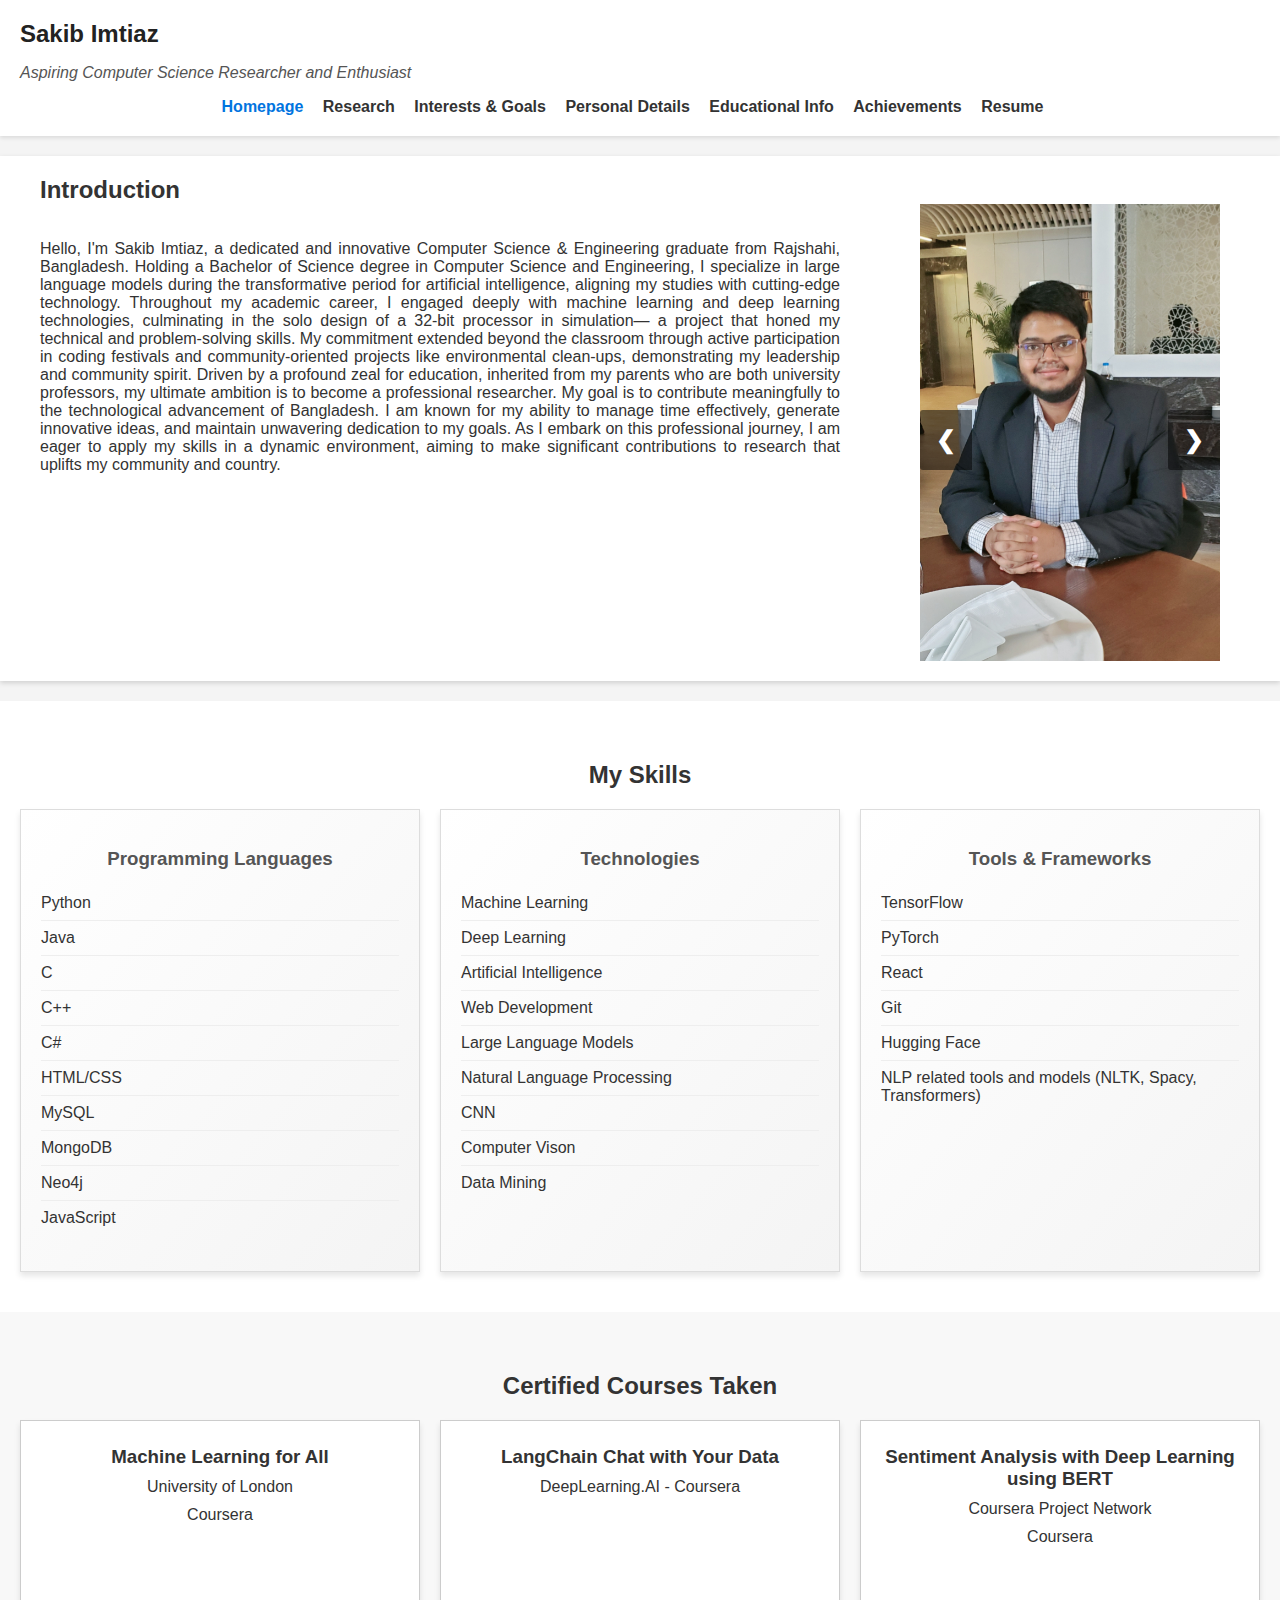
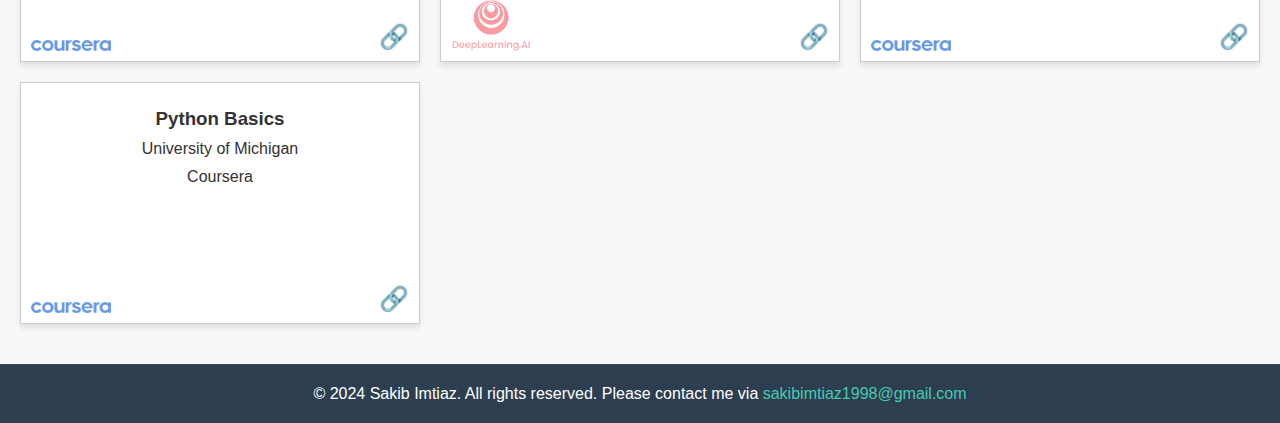
<file: index.html>
<!DOCTYPE html>
<html lang="en">
<head>
    <meta charset="UTF-8">
    <meta name="viewport" content="width=device-width, initial-scale=1.0">
    <title>Homepage - Sakib Imtiaz</title>
    <link rel="stylesheet" href="styles.css">
</head>
<body>
    <header>
        <h1>Sakib Imtiaz</h1>
        <p>Aspiring Computer Science Researcher and Enthusiast</p>
        <!-- <img src="Profile pic.jpg" alt="Your Photo" id="profile-pic"> -->
        <nav>
            <ul>
                <li><a href="index.html" class="active">Homepage</a></li>
                <li><a href="research.html">Research</a></li>
                <li><a href="interests.html">Interests & Goals</a></li>
                <li><a href="personal.html">Personal Details</a></li>
                <li><a href="education.html">Educational Info</a></li>
                <li><a href="achievements.html">Achievements</a></li>
                <li><a href="resume.html">Resume</a></li>
            </ul>
        </nav>
    </header>
    <section id="Introduction">
        <h2>Introduction</h2>
        <div class="intro-container">
            <div id="Intro-text">
                <p>
                    Hello, I'm Sakib Imtiaz, a dedicated and innovative Computer Science & Engineering graduate from Rajshahi, Bangladesh. Holding a Bachelor of Science degree in Computer Science and Engineering, I specialize in large language models during the transformative period for artificial intelligence, aligning my studies with cutting-edge technology.
                    Throughout my academic career, I engaged deeply with machine learning and deep learning technologies, culminating in the solo design of a 32-bit processor in simulation— a project that honed my technical and problem-solving skills. My commitment extended beyond the classroom through active participation in coding festivals and community-oriented projects like environmental clean-ups, demonstrating my leadership and community spirit.
                    Driven by a profound zeal for education, inherited from my parents who are both university professors, my ultimate ambition is to become a professional researcher. My goal is to contribute meaningfully to the technological advancement of Bangladesh. I am known for my ability to manage time effectively, generate innovative ideas, and maintain unwavering dedication to my goals.
                    As I embark on this professional journey, I am eager to apply my skills in a dynamic environment, aiming to make significant contributions to research that uplifts my community and country.
                </p>
            </div>
            <div class="slider-container">
                <a class="prev">&#10094;</a> <!-- Left arrow -->
                <div class="image-slider">
                    <img src="Pictures/Profile pic1.jpg" alt="Sakib Imtiaz" class="active" style="width:100%">
                    <img src="Pictures/Profile pic2.jpg" alt="Sakib Imtiaz" style="width:100%">
                    <img src="Pictures/Profile pic3.jpg" alt="Sakib Imtiaz" style="width:100%">
                </div>
                <a class="next">&#10095;</a> <!-- Right arrow -->
            </div>
        </div>
    </section>

    <section id="Skills">
        <h2>My Skills</h2>
        <div class="skills-container">
            <div class="skill skill-box">
                <h3>Programming Languages</h3>
                <ul>
                    <li>Python</li>
                    <li>Java</li>
                    <li>C</li>
                    <li>C++</li>
                    <li>C#</li>
                    <li>HTML/CSS</li>
                    <li>MySQL</li>
                    <li>MongoDB</li>
                    <li>Neo4j</li>
                    <li>JavaScript</li>
                </ul>
            </div>
            <div class="skill skill-box">
                <h3>Technologies</h3>
                <ul>
                    <li>Machine Learning</li>
                    <li>Deep Learning</li>
                    <li>Artificial Intelligence</li>
                    <li>Web Development</li>
                    <li>Large Language Models</li>
                    <li>Natural Language Processing</li>
                    <li>CNN</li>
                    <li>Computer Vison</li>
                    <li>Data Mining</li>
                </ul>
            </div>
            <div class="skill skill-box">
                <h3>Tools & Frameworks</h3>
                <ul>
                    <li>TensorFlow</li>
                    <li>PyTorch</li>
                    <li>React</li>
                    <li>Git</li>
                    <li>Hugging Face</li>
                    <li>NLP related tools and models (NLTK, Spacy, Transformers)</li>
                </ul>
            </div>
        </div>
    </section>

    <section id="Certifications">
        <h2>Certified Courses Taken</h2>
        <div class="certifications-container">
            <a href="Pictures/Coursera Machine Learning for All.jpg" target="_blank" class="certificate-link">
                <div class="certificate">
                    <h3>Machine Learning for All</h3>
                    <p>University of London</p>
                    <p>Coursera</p>
                    <img src="Pictures/Coursera_logo.png" alt="Coursera Logo" class="company-logo">
                    <span class="icon">&#128279;</span>
                </div>
            </a>
            <a href="Pictures/Langchain.png" target="_blank" class="certificate-link">
                <div class="certificate">
                    <h3>LangChain Chat with Your Data</h3>
                    <p>DeepLearning.AI - Coursera</p>
                    <img src="Pictures/dlai.png" alt="Deep Learning Logo" class="company-logo">
                    <span class="icon">&#128279;</span>
                </div>
            </a>
            <a href="Pictures/Coursera bert.jpg" target="_blank" class="certificate-link">
                <div class="certificate">
                    <h3>Sentiment Analysis with Deep Learning using BERT</h3>
                    <p>Coursera Project Network</p>
                    <p>Coursera</p>
                    <img src="Pictures/Coursera_logo.png" alt="Coursera Logo" class="company-logo">
                    <span class="icon">&#128279;</span>
                </div>
            </a>
            <a href="Pictures/Coursera python basics.jpg" target="_blank" class="certificate-link">
                <div class="certificate">
                    <h3>Python Basics</h3>
                    <p>University of Michigan</p>
                    <p>Coursera</p>
                    <img src="Pictures/Coursera_logo.png" alt="Coursera Logo" class="company-logo">
                    <span class="icon">&#128279;</span>
                </div>
            </a>
            <!-- Add more certificates as needed -->
            <!-- <a href="path/to/your/certificate-image-1.jpg" target="_blank" class="certificate-link">
                <div class="certificate">
                    <h3>Advanced Machine Learning</h3>
                    <p>DeepLearning.AI - Coursera</p>
                    <img src="Coursera_logo.png" alt="Coursera Logo" class="company-logo">
                    <span class="icon">&#128279;</span>
                </div>
            </a>
            <a href="path/to/your/certificate-image-2.jpg" target="_blank" class="certificate-link">
                <div class="certificate">
                    <h3>React - The Complete Guide</h3>
                    <p>Udemy</p>
                    <img src="Coursera_logo.png" alt="Coursera Logo" class="company-logo">
                    <span class="icon">&#128279;</span>
                </div>
            </a>
            <a href="path/to/your/certificate-image-3.jpg" target="_blank" class="certificate-link">
                <div class="certificate">
                    <h3>Python for Data Science</h3>
                    <p>EDX</p>
                    <img src="Coursera_logo.png" alt="Coursera Logo" class="company-logo">
                    <span class="icon">&#128279;</span>
                </div>
            </a> -->
        </div>
    </section>
    
    <footer>
        <p>&copy; 2024 Sakib Imtiaz. All rights reserved. Please contact me via <a href="mailto:sakibimtiaz1998@gmail.com">sakibimtiaz1998@gmail.com</a></p>
    </footer>
    
    <script src="slider.js"></script>
</body>
</html>
</file>
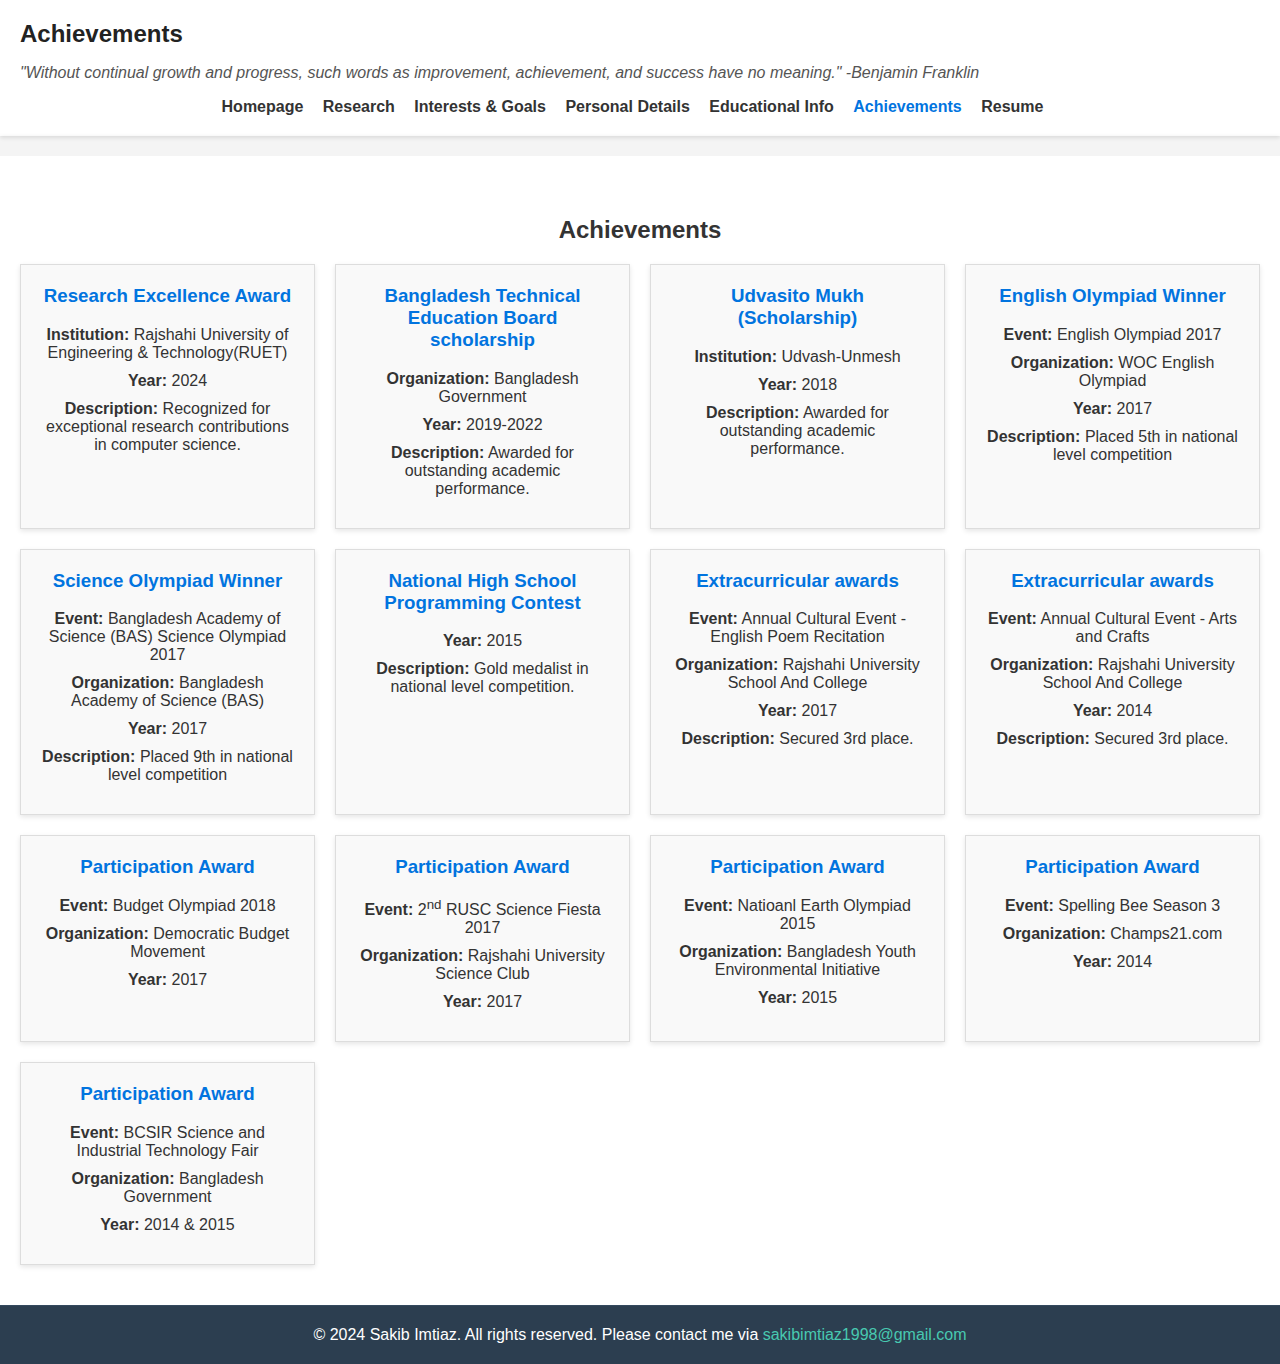
<file: achievements.html>
<!DOCTYPE html>
<html lang="en">
<head>
    <meta charset="UTF-8">
    <meta name="viewport" content="width=device-width, initial-scale=1.0">
    <title>Achievements - Sakib Imtiaz</title>
    <link rel="stylesheet" href="styles.css">
</head>
<body>
    <header>
        <h1>Achievements</h1>
        <p>"Without continual growth and progress, such words as improvement, achievement, and success have no meaning." -Benjamin Franklin</p>
        <nav>
            <ul>
                <li><a href="index.html">Homepage</a></li>
                <li><a href="research.html">Research</a></li>
                <li><a href="interests.html">Interests & Goals</a></li>
                <li><a href="personal.html">Personal Details</a></li>
                <li><a href="education.html">Educational Info</a></li>
                <li><a href="achievements.html" class="active">Achievements</a></li>
                <li><a href="resume.html">Resume</a></li>
            </ul>
        </nav>
    </header>
    <main class="main-content">
        <section id="Achievements">
            <h2>Achievements</h2>
            <div class="achievements-container">
                <div class="achievement-card">
                    <h3>Research Excellence Award</h3>
                    <p><strong>Institution:</strong> Rajshahi University of Engineering & Technology(RUET)</p>
                    <p><strong>Year:</strong> 2024</p>
                    <p><strong>Description:</strong> Recognized for exceptional research contributions in computer science.</p>
                </div>
                <div class="achievement-card">
                    <h3>Bangladesh Technical Education Board scholarship</h3>
                    <p><strong>Organization:</strong> Bangladesh Government</p>
                    <p><strong>Year:</strong> 2019-2022</p>
                    <p><strong>Description:</strong> Awarded for outstanding academic performance.</p>
                </div>
                <div class="achievement-card">
                    <h3>Udvasito Mukh (Scholarship)</h3>
                    <p><strong>Institution:</strong> Udvash-Unmesh</p>
                    <p><strong>Year:</strong> 2018</p>
                    <p><strong>Description:</strong> Awarded for outstanding academic performance.</p>
                </div>
                <div class="achievement-card">
                    <h3>English Olympiad Winner</h3>
                    <p><strong>Event:</strong> English Olympiad 2017 </p>
                    <p><strong>Organization:</strong> WOC English Olympiad</p>
                    <p><strong>Year:</strong> 2017</p>
                    <p><strong>Description:</strong> Placed 5th in national level competition</p>
                </div>
                <div class="achievement-card">
                    <h3>Science Olympiad Winner</h3>
                    <p><strong>Event:</strong> Bangladesh Academy of Science (BAS) Science Olympiad 2017 </p>
                    <p><strong>Organization:</strong> Bangladesh Academy of Science (BAS)</p>
                    <p><strong>Year:</strong> 2017</p>
                    <p><strong>Description:</strong> Placed 9th in national level competition</p>
                </div>
                <div class="achievement-card">
                    <h3>National High School Programming Contest</h3>
                    <p><strong>Year:</strong> 2015</p>
                    <p><strong>Description:</strong> Gold medalist in national level competition.</p>
                </div>
                <div class="achievement-card">
                    <h3>Extracurricular awards</h3>
                    <p><strong>Event:</strong> Annual Cultural Event - English Poem Recitation</p>
                    <p><strong>Organization:</strong> Rajshahi University School And College</p>
                    <p><strong>Year:</strong> 2017</p>
                    <p><strong>Description:</strong> Secured 3rd place.</p>
                </div>
                <div class="achievement-card">
                    <h3>Extracurricular awards</h3>
                    <p><strong>Event:</strong> Annual Cultural Event - Arts and Crafts</p>
                    <p><strong>Organization:</strong> Rajshahi University School And College</p>
                    <p><strong>Year:</strong> 2014</p>
                    <p><strong>Description:</strong> Secured 3rd place.</p>
                </div>
                <div class="achievement-card">
                    <h3>Participation Award</h3>
                    <p><strong>Event:</strong> Budget Olympiad 2018 </p>
                    <p><strong>Organization:</strong> Democratic Budget Movement</p>
                    <p><strong>Year:</strong> 2017</p>
                </div>
                <div class="achievement-card">
                    <h3>Participation Award</h3>
                    <p><strong>Event:</strong> 2<sup>nd</sup> RUSC Science Fiesta 2017 </p>
                    <p><strong>Organization:</strong> Rajshahi University Science Club</p>
                    <p><strong>Year:</strong> 2017</p>
                </div>
                <div class="achievement-card">
                    <h3>Participation Award</h3>
                    <p><strong>Event:</strong> Natioanl Earth Olympiad 2015 </p>
                    <p><strong>Organization:</strong> Bangladesh Youth Environmental Initiative</p>
                    <p><strong>Year:</strong> 2015</p>
                </div>
                <div class="achievement-card">
                    <h3>Participation Award</h3>
                    <p><strong>Event:</strong> Spelling Bee Season 3 </p>
                    <p><strong>Organization:</strong> Champs21.com</p>
                    <p><strong>Year:</strong> 2014</p>
                </div>
                <div class="achievement-card">
                    <h3>Participation Award</h3>
                    <p><strong>Event:</strong> BCSIR Science and Industrial Technology Fair </p>
                    <p><strong>Organization:</strong> Bangladesh Government</p>
                    <p><strong>Year:</strong> 2014 & 2015</p>
                </div>
            </div>
        </section>
    </main>
    <footer>
        <p>&copy; 2024 Sakib Imtiaz. All rights reserved. Please contact me via <a href="mailto:sakibimtiaz1998@gmail.com">sakibimtiaz1998@gmail.com</a></p>
    </footer>
</body>
</html>
</file>
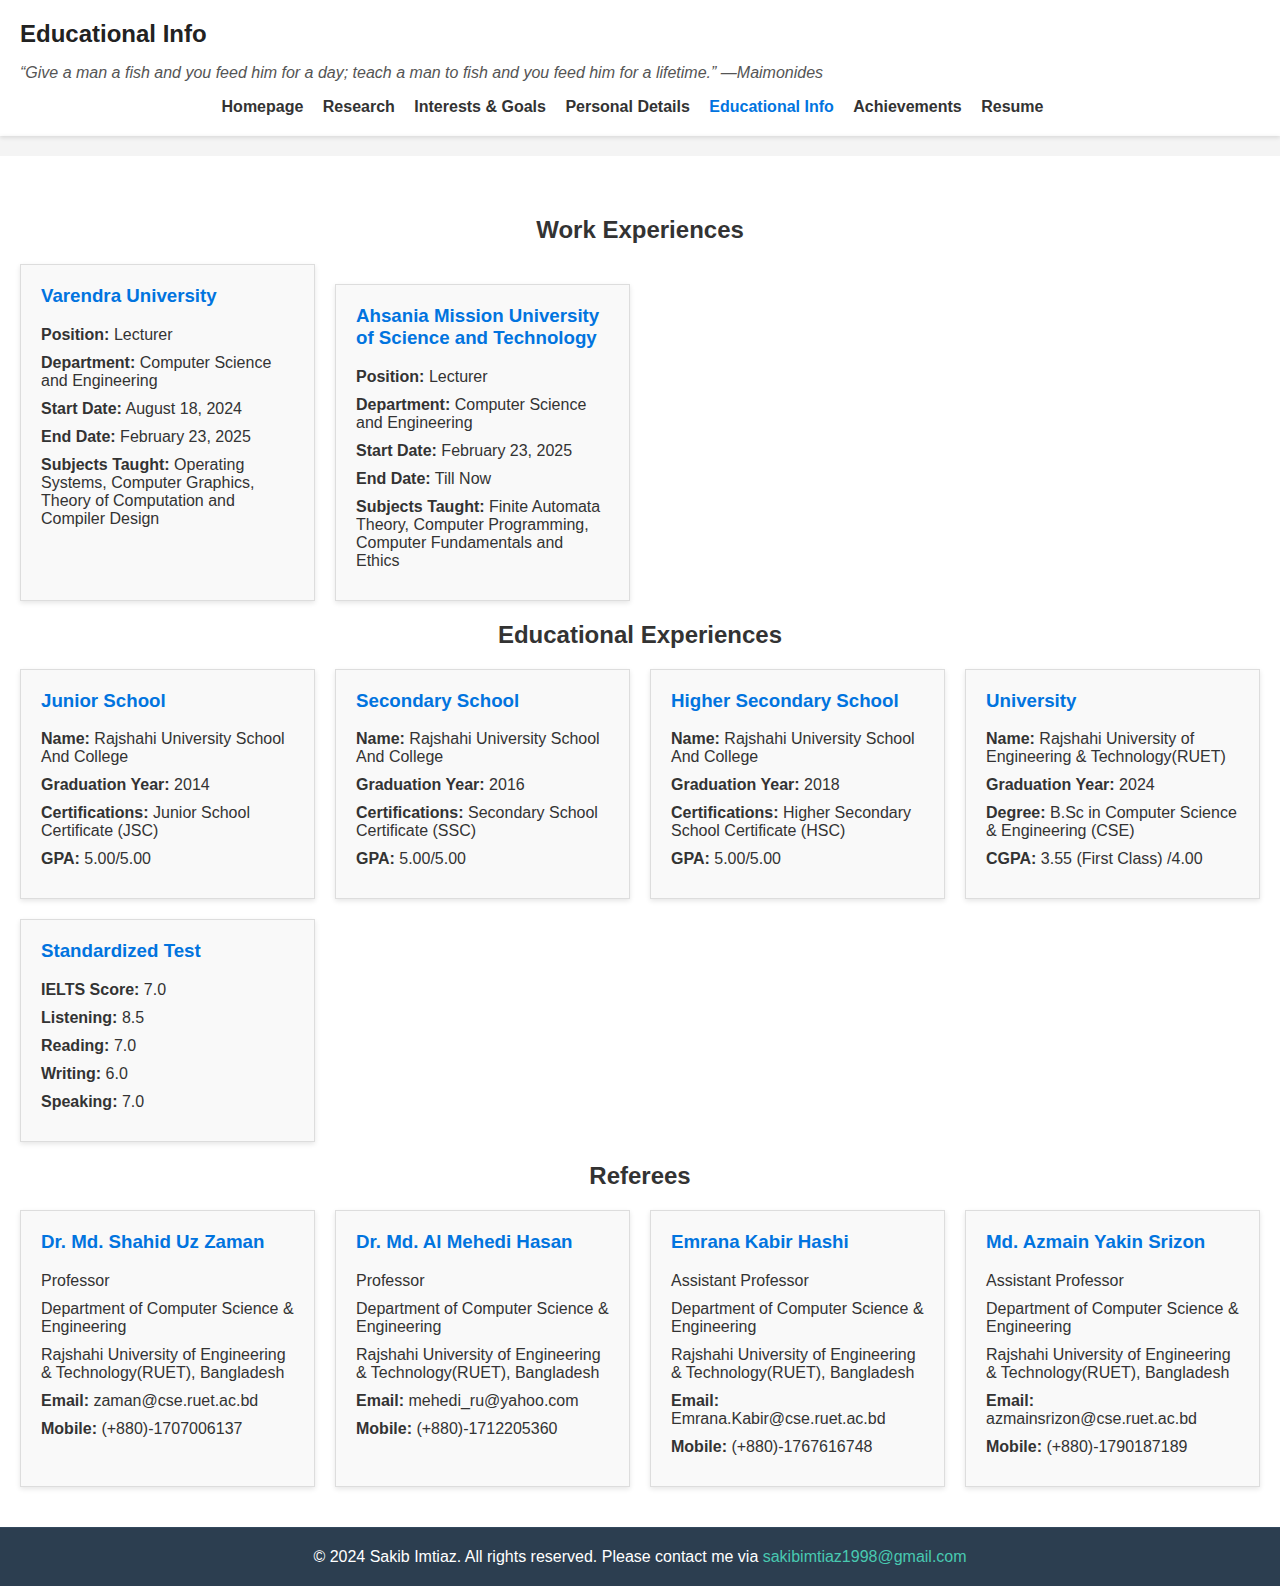
<file: education.html>
<!DOCTYPE html>
<html lang="en">
<head>
    <meta charset="UTF-8">
    <meta name="viewport" content="width=device-width, initial-scale=1.0">
    <title>Educational Info - Sakib Imtiaz</title>
    <link rel="stylesheet" href="styles.css">
</head>
<body>
    <header>
        <h1>Educational Info</h1>
        <p>“Give a man a fish and you feed him for a day; teach a man to fish and you feed him for a lifetime.” —Maimonides</p>
        <nav>
            <ul>
                <li><a href="index.html">Homepage</a></li>
                <li><a href="research.html">Research</a></li>
                <li><a href="interests.html">Interests & Goals</a></li>
                <li><a href="personal.html">Personal Details</a></li>
                <li><a href="education.html" class="active">Educational Info</a></li>
                <li><a href="achievements.html">Achievements</a></li>
                <li><a href="resume.html">Resume</a></li>
            </ul>
        </nav>
    </header>
    <main class="main-content">
        <section id="Education">
            <h2>Work Experiences</h2>
            <div class="education-container">
                <div class="education-card">
                    <h3>Varendra University</h3>
                    <p><strong>Position:</strong> Lecturer</p>
                    <p><strong>Department:</strong> Computer Science and Engineering</p>
                    <p><strong>Start Date:</strong> August 18, 2024</p>
                    <p><strong>End Date:</strong> February 23, 2025</p>
                    <p><strong>Subjects Taught:</strong> Operating Systems, Computer Graphics, Theory of Computation and Compiler Design</p>
                    
                </div>
                <div class="education-container">
                    <div class="education-card">
                        <h3>Ahsania Mission University of Science and Technology</h3>
                        <p><strong>Position:</strong> Lecturer</p>
                        <p><strong>Department:</strong> Computer Science and Engineering</p>
                        <p><strong>Start Date:</strong> February 23, 2025</p>
                        <p><strong>End Date:</strong> Till Now</p>
                        <p><strong>Subjects Taught:</strong> Finite Automata Theory, Computer Programming, Computer Fundamentals and Ethics</p>
                        
                    </div>
                </div>    
               
            </div>
            <h2>Educational Experiences</h2>
            <div class="education-container">
                <div class="education-card">
                    <h3>Junior School</h3>
                    <p><strong>Name:</strong> Rajshahi University School And College</p>
                    <p><strong>Graduation Year:</strong> 2014</p>
                    <p><strong>Certifications:</strong> Junior School Certificate (JSC)</p>
                    <p><strong>GPA:</strong> 5.00/5.00</p>
                </div>
                <div class="education-card">
                    <h3>Secondary School</h3>
                    <p><strong>Name:</strong> Rajshahi University School And College</p>
                    <p><strong>Graduation Year:</strong> 2016</p>
                    <p><strong>Certifications:</strong> Secondary School Certificate (SSC)</p>
                    <p><strong>GPA:</strong> 5.00/5.00</p>
                </div>
                <div class="education-card">
                    <h3>Higher Secondary School</h3>
                    <p><strong>Name:</strong> Rajshahi University School And College</p>
                    <p><strong>Graduation Year:</strong> 2018</p>
                    <p><strong>Certifications:</strong> Higher Secondary School Certificate (HSC)</p>
                    <p><strong>GPA:</strong> 5.00/5.00</p>
                </div>
                <div class="education-card">
                    <h3>University</h3>
                    <p><strong>Name:</strong> Rajshahi University of Engineering & Technology(RUET)</p>
                    <p><strong>Graduation Year:</strong> 2024</p>
                    <p><strong>Degree:</strong> B.Sc in Computer Science & Engineering (CSE)</p>
                    <p><strong>CGPA:</strong> 3.55 (First Class) /4.00</p>
                </div>
                <div class="education-card">
                    <h3>Standardized Test</h3>
                    <p><strong>IELTS Score:</strong> 7.0 </p>
                    <p><strong>Listening:</strong> 8.5 </p>
                    <p><strong>Reading:</strong> 7.0 </p>
                    <p><strong>Writing:</strong> 6.0 </p>
                    <p><strong>Speaking:</strong> 7.0 </p>
                </div>
            </div>

            <h2>Referees</h2>
            <div class="education-container">
                <div class="education-card">
                    <h3>Dr. Md. Shahid Uz Zaman</h3>
                    <p>Professor</p>
                    <p>Department of Computer Science & Engineering</p>
                    <p>Rajshahi University of Engineering & Technology(RUET), Bangladesh</p>
                    <p><strong>Email:</strong> zaman@cse.ruet.ac.bd</p>
                    <p><strong>Mobile:</strong> (+880)-1707006137</p>
                </div>
                <div class="education-card">
                    <h3>Dr. Md. Al Mehedi Hasan</h3>
                    <p>Professor</p>
                    <p>Department of Computer Science & Engineering</p>
                    <p>Rajshahi University of Engineering & Technology(RUET), Bangladesh</p>
                    <p><strong>Email:</strong> mehedi_ru@yahoo.com</p>
                    <p><strong>Mobile:</strong> (+880)-1712205360</p>
                </div>
                <div class="education-card">
                    <h3>Emrana Kabir Hashi</h3>
                    <p>Assistant Professor</p>
                    <p>Department of Computer Science & Engineering</p>
                    <p>Rajshahi University of Engineering & Technology(RUET), Bangladesh</p>
                    <p><strong>Email:</strong> Emrana.Kabir@cse.ruet.ac.bd</p>
                    <p><strong>Mobile:</strong> (+880)-1767616748</p>
                </div>
                <div class="education-card">
                    <h3>Md. Azmain Yakin Srizon</h3>
                    <p>Assistant Professor</p>
                    <p>Department of Computer Science & Engineering</p>
                    <p>Rajshahi University of Engineering & Technology(RUET), Bangladesh</p>
                    <p><strong>Email:</strong> azmainsrizon@cse.ruet.ac.bd</p>
                    <p><strong>Mobile:</strong> (+880)-1790187189</p>
                </div>
        </section>
    </main>
    <footer>
        <p>&copy; 2024 Sakib Imtiaz. All rights reserved. Please contact me via <a href="mailto:sakibimtiaz1998@gmail.com">sakibimtiaz1998@gmail.com</a></p>
    </footer>
</body>
</html>
</file>
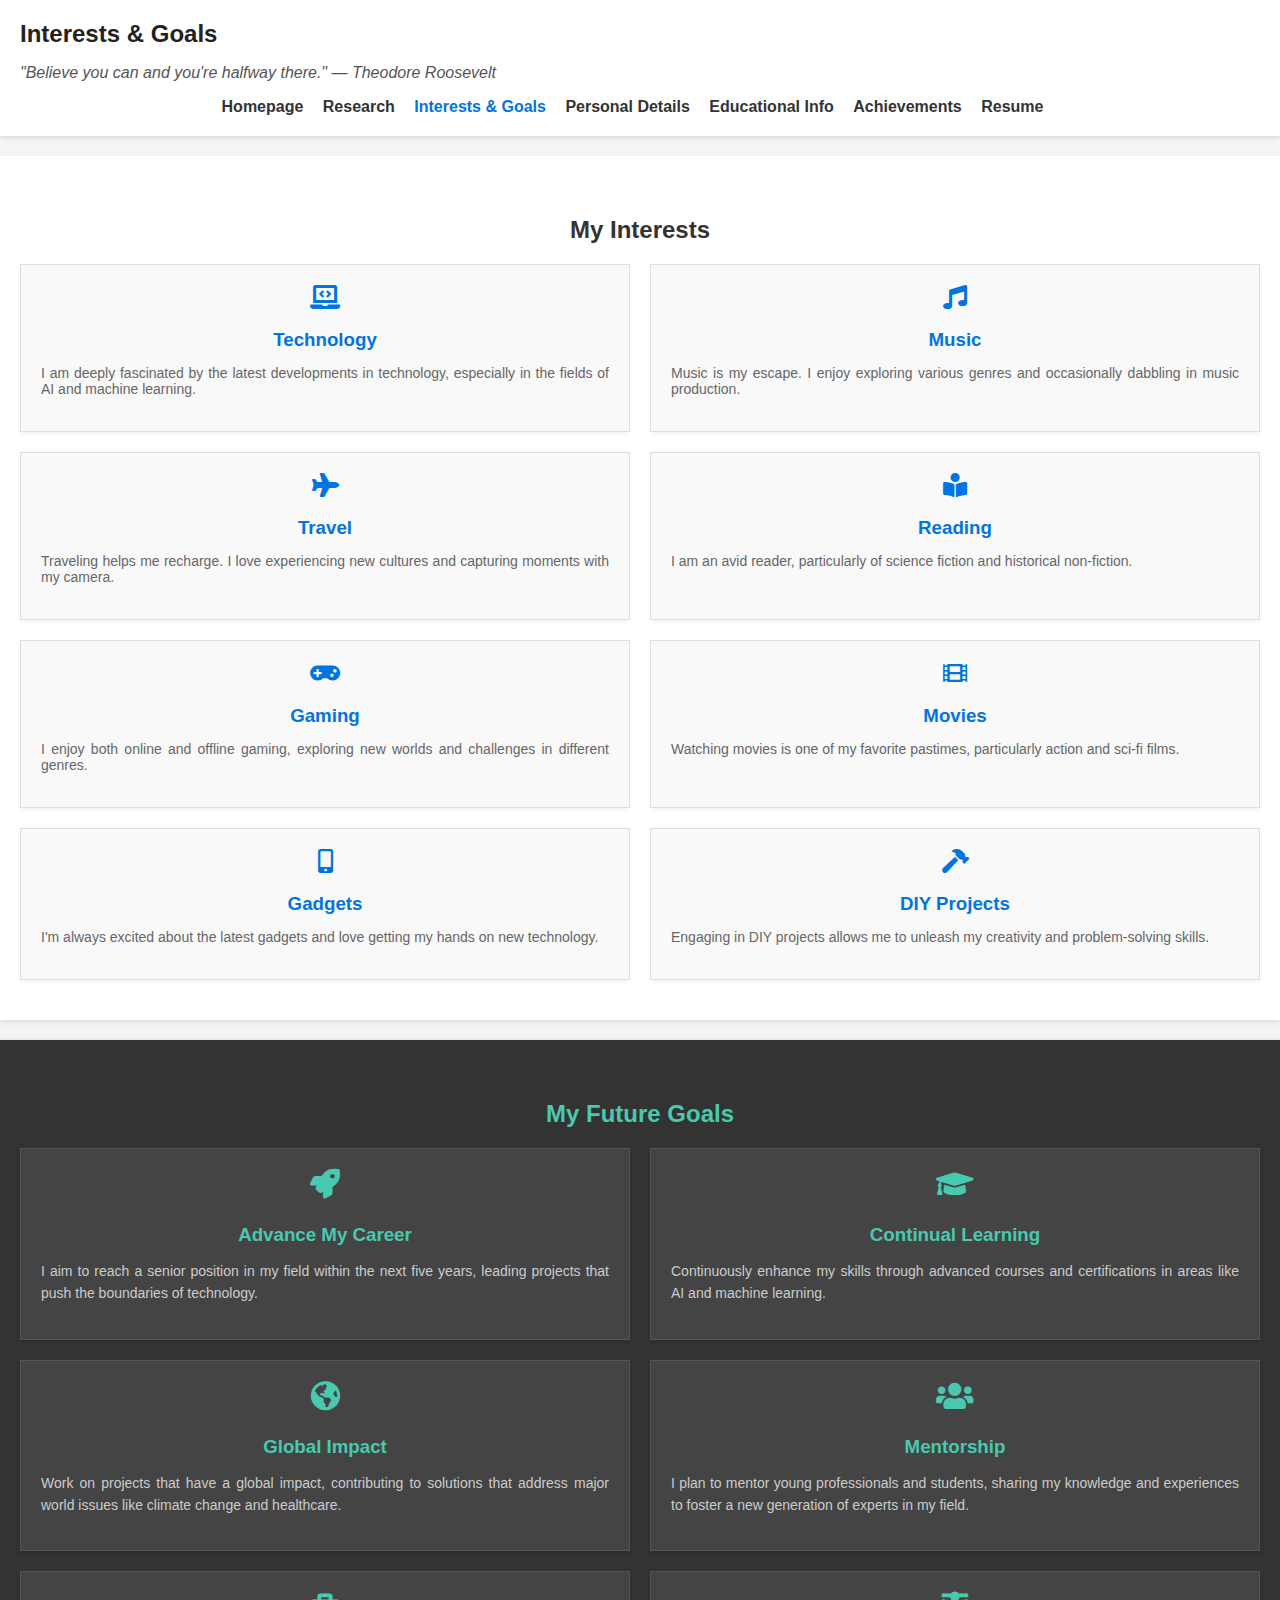
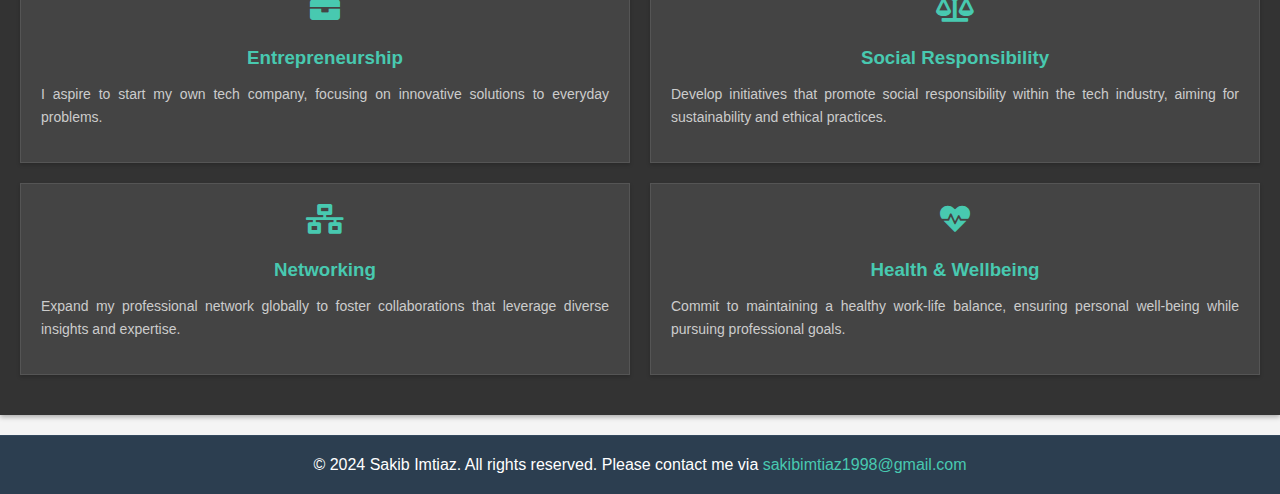
<file: interests.html>
<!DOCTYPE html>
<html lang="en">
<head>
    <meta charset="UTF-8">
    <meta name="viewport" content="width=device-width, initial-scale=1.0">
    <title>Interests - Sakib Imtiaz</title>
    <link rel="stylesheet" href="styles.css">
    <link rel="stylesheet" href="https://cdnjs.cloudflare.com/ajax/libs/font-awesome/5.15.1/css/all.min.css">
</head>
<body>
    <header>
        <h1>Interests & Goals</h1>
        <p>"Believe you can and you're halfway there." — Theodore Roosevelt</p>
        <nav>
            <ul>
                <li><a href="index.html">Homepage</a></li>
                <li><a href="research.html">Research</a></li>
                <li><a href="interests.html" class="active">Interests & Goals</a></li>
                <li><a href="personal.html">Personal Details</a></li>
                <li><a href="education.html">Educational Info</a></li>
                <li><a href="achievements.html">Achievements</a></li>
                <li><a href="resume.html">Resume</a></li>
            </ul>
        </nav>
    </header>
    <section id="interests">
        <h2>My Interests</h2>
        <!-- <p>Here is a brief overview of my personal and professional interests:</p> -->
        <div class="interests-container">
            <div class="interest-item">
                <i class="fas fa-laptop-code"></i>
                <h3>Technology</h3>
                <p>I am deeply fascinated by the latest developments in technology, especially in the fields of AI and machine learning.</p>
            </div>
            <div class="interest-item">
                <i class="fas fa-music"></i>
                <h3>Music</h3>
                <p>Music is my escape. I enjoy exploring various genres and occasionally dabbling in music production.</p>
            </div>
            <div class="interest-item">
                <i class="fas fa-plane"></i>
                <h3>Travel</h3>
                <p>Traveling helps me recharge. I love experiencing new cultures and capturing moments with my camera.</p>
            </div>
            <div class="interest-item">
                <i class="fas fa-book-reader"></i>
                <h3>Reading</h3>
                <p>I am an avid reader, particularly of science fiction and historical non-fiction.</p>
            </div>
            <div class="interest-item">
                <i class="fas fa-gamepad"></i>
                <h3>Gaming</h3>
                <p>I enjoy both online and offline gaming, exploring new worlds and challenges in different genres.</p>
            </div>
            <div class="interest-item">
                <i class="fas fa-film"></i>
                <h3>Movies</h3>
                <p>Watching movies is one of my favorite pastimes, particularly action and sci-fi films.</p>
            </div>
            <div class="interest-item">
                <i class="fas fa-mobile-alt"></i>
                <h3>Gadgets</h3>
                <p>I'm always excited about the latest gadgets and love getting my hands on new technology.</p>
            </div>
            <div class="interest-item">
                <i class="fas fa-hammer"></i>
                <h3>DIY Projects</h3>
                <p>Engaging in DIY projects allows me to unleash my creativity and problem-solving skills.</p>
            </div>
        </div>
    </section>
    
    <section id="future-goals">
        <h2>My Future Goals</h2>
        <!-- <p>Here are the milestones I am aiming to achieve in the near future:</p> -->
        <div class="goals-container">
            <div class="goal-item">
                <i class="fas fa-rocket"></i>
                <h3>Advance My Career</h3>
                <p>I aim to reach a senior position in my field within the next five years, leading projects that push the boundaries of technology.</p>
            </div>
            <div class="goal-item">
                <i class="fas fa-graduation-cap"></i>
                <h3>Continual Learning</h3>
                <p>Continuously enhance my skills through advanced courses and certifications in areas like AI and machine learning.</p>
            </div>
            <div class="goal-item">
                <i class="fas fa-globe-americas"></i>
                <h3>Global Impact</h3>
                <p>Work on projects that have a global impact, contributing to solutions that address major world issues like climate change and healthcare.</p>
            </div>
            <div class="goal-item">
                <i class="fas fa-users"></i>
                <h3>Mentorship</h3>
                <p>I plan to mentor young professionals and students, sharing my knowledge and experiences to foster a new generation of experts in my field.</p>
            </div>
            <div class="goal-item">
                <i class="fas fa-briefcase"></i>
                <h3>Entrepreneurship</h3>
                <p>I aspire to start my own tech company, focusing on innovative solutions to everyday problems.</p>
            </div>
            <div class="goal-item">
                <i class="fas fa-balance-scale"></i>
                <h3>Social Responsibility</h3>
                <p>Develop initiatives that promote social responsibility within the tech industry, aiming for sustainability and ethical practices.</p>
            </div>
            <div class="goal-item">
                <i class="fas fa-network-wired"></i>
                <h3>Networking</h3>
                <p>Expand my professional network globally to foster collaborations that leverage diverse insights and expertise.</p>
            </div>
            <div class="goal-item">
                <i class="fas fa-heartbeat"></i>
                <h3>Health & Wellbeing</h3>
                <p>Commit to maintaining a healthy work-life balance, ensuring personal well-being while pursuing professional goals.</p>
            </div>
        </div>
    </section>
    


    <footer>
        <p>&copy; 2024 Sakib Imtiaz. All rights reserved. Please contact me via <a href="mailto:sakibimtiaz1998@gmail.com">sakibimtiaz1998@gmail.com</a></p>
    </footer>
</body>
</html>
</file>
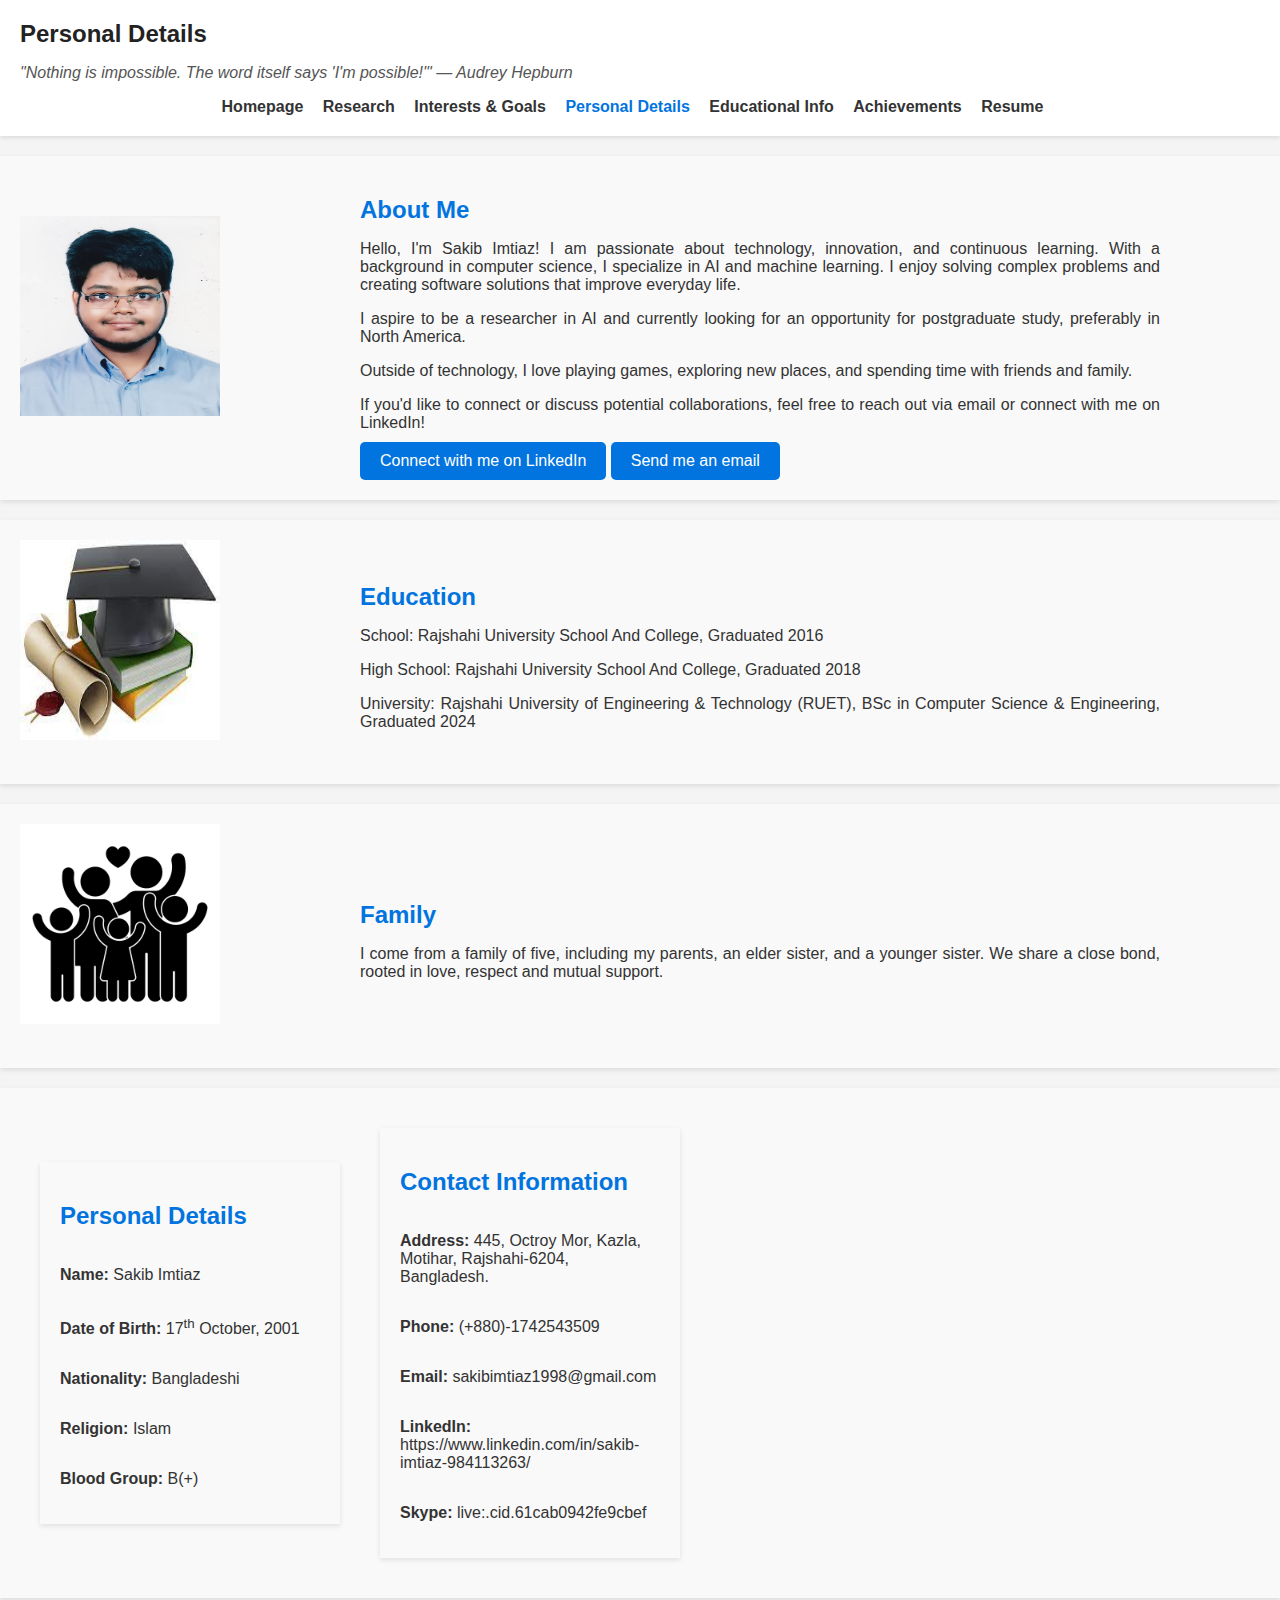
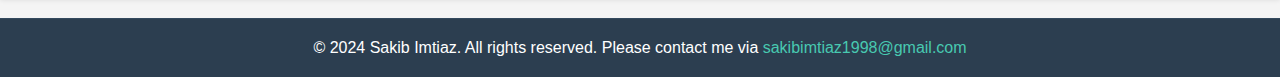
<file: personal.html>
<!DOCTYPE html>
<html lang="en">
<head>
    <meta charset="UTF-8">
    <meta name="viewport" content="width=device-width, initial-scale=1.0">
    <title>Personal Details - Sakib Imtiaz</title>
    <link rel="stylesheet" href="styles.css">
</head>
<body>
    <header>
        <h1>Personal Details</h1>
        <p>"Nothing is impossible. The word itself says 'I'm possible!'" — Audrey Hepburn</p>
        <nav>
            <ul>
                <li><a href="index.html">Homepage</a></li>
                <li><a href="research.html">Research</a></li>
                <li><a href="interests.html">Interests & Goals</a></li>
                <li><a href="personal.html" class="active">Personal Details</a></li>
                <li><a href="education.html">Educational Info</a></li>
                <li><a href="achievements.html">Achievements</a></li>
                <li><a href="resume.html">Resume</a></li>
            </ul>
        </nav>
    </header>
    <section>
        <div class="personal-container">
            <div class="personal-photo">
                <img src="Pictures/Profile pic2.jpg" alt="Sakib Imtiaz">
            </div>
            <div class="personal-text">
                <h2>About Me</h2>
                <p>Hello, I'm Sakib Imtiaz! I am passionate about technology, innovation, and continuous learning. With a background in computer science, I specialize in AI and machine learning. I enjoy solving complex problems and creating software solutions that improve everyday life.</p>
                <p>I aspire to be a researcher in AI and currently looking for an opportunity for postgraduate study, preferably in North America.</p>
                <p>Outside of technology, I love playing games, exploring new places, and spending time with friends and family.</p>
                <p>If you'd like to connect or discuss potential collaborations, feel free to reach out via email or connect with me on LinkedIn!</p>
                <a href="https://www.linkedin.com/in/sakib-imtiaz-984113263/" target="_blank">Connect with me on LinkedIn</a>
                <a href="mailto:sakibimtiaz1998@gmail.com" target="_blank">Send me an email</a>
            </div>
        </div>
        <div class="personal-container">
            <div class="personal-photo">
                <img src="Pictures/books.jpeg" alt="Education">
            </div>
            <div class="personal-text">
                <h2>Education</h2>
                <p>School: Rajshahi University School And College, Graduated 2016</p>
                <p>High School: Rajshahi University School And College, Graduated 2018</p>
                <p>University: Rajshahi University of Engineering & Technology (RUET), BSc in Computer Science & Engineering, Graduated 2024</p>
            </div>
        </div>
        <div class="personal-container"> 
            <div class="personal-photo">
                <img src="Pictures/family.jpg" alt="Family">
            </div>   
            <div class="personal-text">
                <h2>Family</h2>
                <p>I come from a family of five, including my parents, an elder sister, and a younger sister. We share a close bond, rooted in love, respect and mutual support.</p>
            </div>
        </div>


        <div class="personal-container">
            <div class="personal-info">
                <h2>Personal Details</h2>
                <p><strong>Name:</strong> Sakib Imtiaz</p>
                <p><strong>Date of Birth:</strong> 17<sup>th</sup> October, 2001</p>
                <p><strong>Nationality:</strong> Bangladeshi</p>
                <p><strong>Religion:</strong> Islam</p>
                <p><strong>Blood Group:</strong> B(+)</p>
            </div>
            <div class="contact-info">
                <h2>Contact Information</h2>
                <p><strong>Address:</strong> 445, Octroy Mor, Kazla, Motihar, Rajshahi-6204, Bangladesh.</p>
                <p><strong>Phone:</strong> (+880)-1742543509</p>
                <p><strong>Email:</strong> sakibimtiaz1998@gmail.com</p>
                <p><strong>LinkedIn:</strong> https://www.linkedin.com/in/sakib-imtiaz-984113263/</p>
                <p><strong>Skype:</strong> live:.cid.61cab0942fe9cbef</p>
            </div>
        </div>

    </section>

    <footer>
        <p>&copy; 2024 Sakib Imtiaz. All rights reserved. Please contact me via <a href="mailto:sakibimtiaz1998@gmail.com">sakibimtiaz1998@gmail.com</a></p>
    </footer>
</body>
</html>
</file>
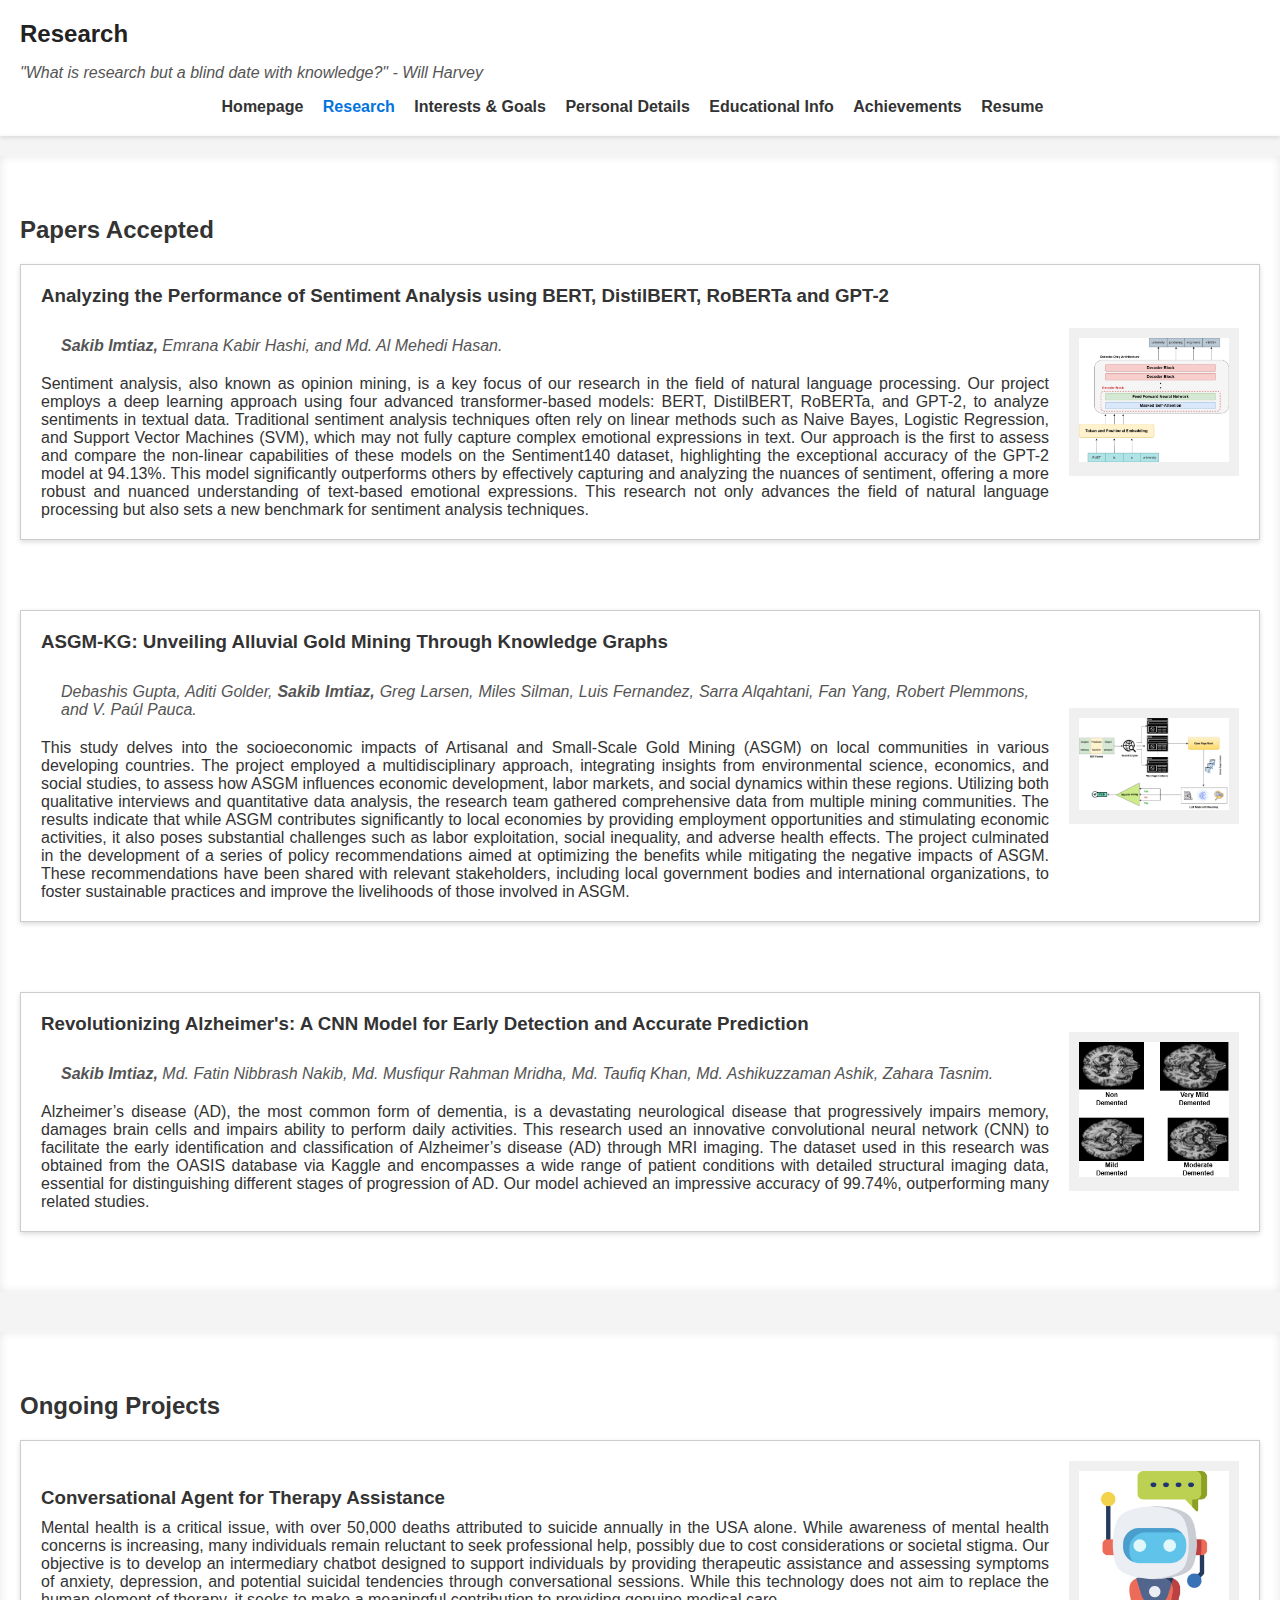
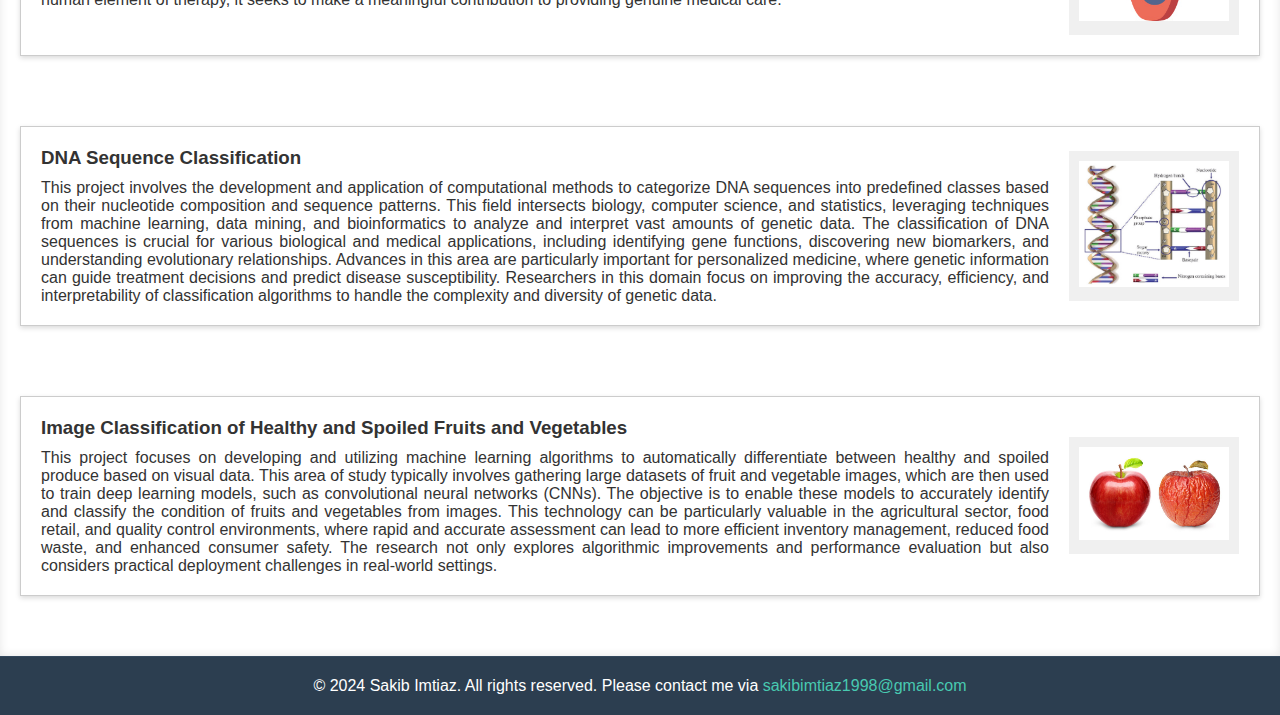
<file: research.html>
<!DOCTYPE html>
<html lang="en">
<head>
    <meta charset="UTF-8">
    <meta name="viewport" content="width=device-width, initial-scale=1.0">
    <title>Research - Sakib Imtiaz</title>
    <link rel="stylesheet" href="styles.css">
</head>
<body>
    <header>
        <h1>Research</h1>
        <p>"What is research but a blind date with knowledge?" - Will Harvey</p>
        <nav>
            <ul>
                <li><a href="index.html">Homepage</a></li>
                <li><a href="research.html" class="active">Research</a></li>
                <li><a href="interests.html">Interests & Goals</a></li>
                <li><a href="personal.html">Personal Details</a></li>
                <li><a href="education.html">Educational Info</a></li>
                <li><a href="achievements.html">Achievements</a></li>
                <li><a href="resume.html">Resume</a></li>
            </ul>
        </nav>
    </header>
  
    <div class="main-content">
    <!-- Research Section -->
    <section id="Research">
        <h2>Papers Accepted</h2>
        <div class="research-container">
            <div class="research-card">
                <div class="text-content">
                    <h3>Analyzing the Performance of Sentiment Analysis using BERT, DistilBERT, RoBERTa and GPT-2</h3>
                    <p id="authors"> <strong>Sakib Imtiaz,</strong> Emrana Kabir Hashi, and Md. Al Mehedi Hasan.</p>
                    <p>Sentiment analysis, also known as opinion mining, is a key focus of our research in the field of natural language processing. Our project employs a deep learning approach using four advanced transformer-based models: BERT, DistilBERT, RoBERTa, and GPT-2, to analyze sentiments in textual data. Traditional sentiment analysis techniques often rely on linear methods such as Naive Bayes, Logistic Regression, and Support Vector Machines (SVM), which may not fully capture complex emotional expressions in text. Our approach is the first to assess and compare the non-linear capabilities of these models on the Sentiment140 dataset, highlighting the exceptional accuracy of the GPT-2 model at 94.13%. This model significantly outperforms others by effectively capturing and analyzing the nuances of sentiment, offering a more robust and nuanced understanding of text-based emotional expressions. This research not only advances the field of natural language processing but also sets a new benchmark for sentiment analysis techniques.</p>
                </div>
            
                <div class="image-content">
                    <img src="Pictures/GPT-2 Arch.jpg" alt="Description of image">
                </div>
            </div>

            <div class="research-card">
                <div class="text-content">
                    <h3>ASGM-KG: Unveiling Alluvial Gold Mining Through Knowledge Graphs</h3>
                    <p id="authors"> Debashis Gupta, Aditi Golder, <strong>Sakib Imtiaz,</strong> Greg Larsen, Miles Silman, Luis Fernandez, Sarra Alqahtani, Fan Yang, Robert Plemmons, and V. Paúl Pauca.</p>
                    <p>This study delves into the socioeconomic impacts of Artisanal and Small-Scale Gold Mining (ASGM) on local communities in various developing countries. The project employed a multidisciplinary approach, integrating insights from environmental science, economics, and social studies, to assess how ASGM influences economic development, labor markets, and social dynamics within these regions. Utilizing both qualitative interviews and quantitative data analysis, the research team gathered comprehensive data from multiple mining communities. The results indicate that while ASGM contributes significantly to local economies by providing employment opportunities and stimulating economic activities, it also poses substantial challenges such as labor exploitation, social inequality, and adverse health effects. The project culminated in the development of a series of policy recommendations aimed at optimizing the benefits while mitigating the negative impacts of ASGM. These recommendations have been shared with relevant stakeholders, including local government bodies and international organizations, to foster sustainable practices and improve the livelihoods of those involved in ASGM.</p>
                </div>

                <div class="image-content">
                    <img src="Pictures/das validation.jpg" alt="Description of image">
                </div>
            </div>    
            <!-- Additional research cards can be added here -->
            <div class="research-card">
                <div class="text-content">
                    <h3>Revolutionizing Alzheimer's: A CNN Model for Early Detection and Accurate Prediction</h3>
                    <p id="authors"> <strong>Sakib Imtiaz,</strong> Md. Fatin Nibbrash Nakib, Md. Musfiqur Rahman Mridha, Md. Taufiq Khan, Md. Ashikuzzaman Ashik, Zahara Tasnim.</p>
                    <p>Alzheimer’s disease (AD), the most common form of dementia, is a devastating neurological disease that progressively impairs memory, damages brain cells and impairs ability to perform daily activities. This research used an innovative convolutional neural network (CNN) to facilitate the early identification and classification of Alzheimer’s disease (AD) through MRI imaging. The dataset used in this research was obtained from the OASIS database via Kaggle and encompasses a wide range of patient conditions with detailed structural imaging data, essential for distinguishing different stages of progression of AD. Our model achieved an impressive accuracy of 99.74%, outperforming many related studies.
                    </div>
                <div class="image-content">
                    <img src="Pictures/MRI Image Samples.png" alt="Description of image">
                </div>
            </div>  
        </div>
    </section>

    <!-- Projects Section -->
    <section id="Projects">
        <h2>Ongoing Projects</h2>
        <div class="projects-container">
            <div class="project-card">
                <div class="text-content">
                    <h3>Conversational Agent for Therapy Assistance</h3>
                    <p>Mental health is a critical issue, with over 50,000 deaths attributed to suicide annually in the USA alone. While awareness of mental health concerns is increasing, many individuals remain reluctant to seek professional help, possibly due to cost considerations or societal stigma. Our objective is to develop an intermediary chatbot designed to support individuals by providing therapeutic assistance and assessing symptoms of anxiety, depression, and potential suicidal tendencies through conversational sessions. While this technology does not aim to replace the human element of therapy, it seeks to make a meaningful contribution to providing genuine medical care.</p>
                </div>
                
                <div class="image-content">
                    <img src="Pictures/chatbot.jpg" alt="Description of image">
                </div>
            </div>

            <div class="project-card">
                <div class="text-content">
                    <h3>DNA Sequence Classification</h3>
                    <p>This project involves the development and application of computational methods to categorize DNA sequences into predefined classes based on their nucleotide composition and sequence patterns. This field intersects biology, computer science, and statistics, leveraging techniques from machine learning, data mining, and bioinformatics to analyze and interpret vast amounts of genetic data. The classification of DNA sequences is crucial for various biological and medical applications, including identifying gene functions, discovering new biomarkers, and understanding evolutionary relationships. Advances in this area are particularly important for personalized medicine, where genetic information can guide treatment decisions and predict disease susceptibility. Researchers in this domain focus on improving the accuracy, efficiency, and interpretability of classification algorithms to handle the complexity and diversity of genetic data.</p>
                </div>
                <div class="image-content">
                    <img src="Pictures/DNA.png" alt="Description of image">
                </div>
            </div>
                <!-- Additional project cards can be added here -->

            <div class="project-card">
                <div class="text-content">
                    <h3>Image Classification of Healthy and Spoiled Fruits and Vegetables</h3>
                     <p>This project focuses on developing and utilizing machine learning algorithms to automatically differentiate between healthy and spoiled produce based on visual data. This area of study typically involves gathering large datasets of fruit and vegetable images, which are then used to train deep learning models, such as convolutional neural networks (CNNs). The objective is to enable these models to accurately identify and classify the condition of fruits and vegetables from images. This technology can be particularly valuable in the agricultural sector, food retail, and quality control environments, where rapid and accurate assessment can lead to more efficient inventory management, reduced food waste, and enhanced consumer safety. The research not only explores algorithmic improvements and performance evaluation but also considers practical deployment challenges in real-world settings.</p>
                </div>
                <div class="image-content">
                    <img src="Pictures/Apple.jpg" alt="Description of image">
                </div>
            </div>    
        </div>
    </section>
    </div>
    <footer>
        <p>&copy; 2024 Sakib Imtiaz. All rights reserved. Please contact me via <a href="mailto:sakibimtiaz1998@gmail.com">sakibimtiaz1998@gmail.com</a></p>
    </footer>
</body>
</html>
</file>
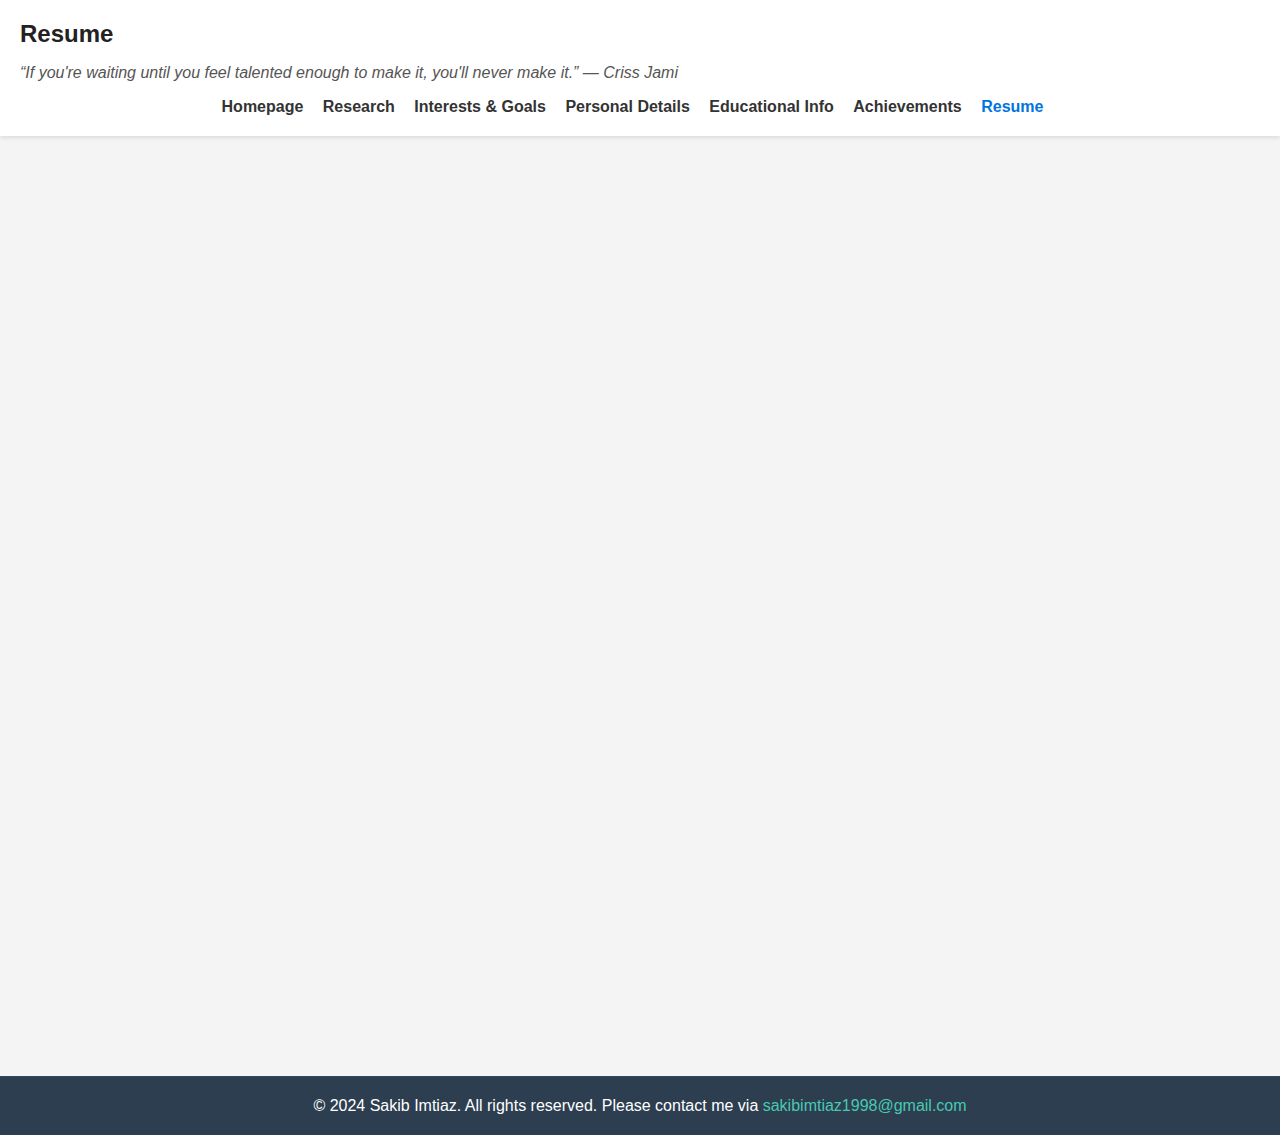
<file: resume.html>
<!DOCTYPE html>
<html lang="en">
<head>
    <meta charset="UTF-8">
    <meta name="viewport" content="width=device-width, initial-scale=1.0">
    <title>Resume - Sakib Imtiaz</title>
    <link rel="stylesheet" href="styles.css">
</head>
<body>
    <header>
        <h1>Resume</h1>
        <p>“If you're waiting until you feel talented enough to make it, you'll never make it.” ― Criss Jami</p>
        <!-- <img src="Profile pic.jpg" alt="Your Photo" id="profile-pic"> -->
        <nav>
            <ul>
                <li><a href="index.html">Homepage</a></li>
                <li><a href="research.html">Research</a></li>
                <li><a href="interests.html">Interests & Goals</a></li>
                <li><a href="personal.html">Personal Details</a></li>
                <li><a href="education.html">Educational Info</a></li>
                <li><a href="achievements.html">Achievements</a></li>
                <li><a href="resume.html" class="active">Resume</a></li>
            </ul>
        </nav>
    </header>

    <section class="cv">
        <iframe src="Sakib_Imtiaz_Resume.pdf" width="100%" height="900px">
            This browser does not support PDFs. Please download the PDF to view it: 
            <a href="Sakib_Imtiaz_Resume.pdf">Download PDF</a>
        </iframe>
    </section>

    <footer>
        <p>&copy; 2024 Sakib Imtiaz. All rights reserved. Please contact me via <a href="mailto:sakibimtiaz1998@gmail.com">sakibimtiaz1998@gmail.com</a></p>
    </footer>
</body>
</html>
</file>
<file: styles.css>
/* General Body Styles */
body {
    font-family: Arial, sans-serif; /* Modern font */
    margin: 0;
    padding: 0;
    background: #f4f4f4; /* Light grey background */
    color: #333; /* Dark grey text */
}

/* Header Styles */
header {
    background: #fff; /* White background for the header */
    padding: 20px; /* Padding around content in the header */
    box-shadow: 0 2px 4px rgba(0,0,0,0.1); /* Subtle shadow under the header */
    text-align: center; /* Center everything in the header */
}

header h1 {
    margin: 0; /* Remove default margin */
    font-size: 24px; /* Large font size for the name */
    color: #222; /* Slightly darker grey for emphasis */
}

header p {
    font-style: italic; /* Italicize the subtitle */
    color: #555; /* Medium grey for the subtitle */
}

/* Navigation Styles */
nav {
    margin-top: 10px; /* Space between bio and nav links */
}

nav ul {
    list-style: none; /* Remove default bullet points */
    padding: 0; /* Remove default padding */
    margin: 0; /* Remove default margin */
}

nav ul li {
    display: inline; /* Display links in a row */
    margin-right: 15px; /* Space between the links */
}

nav ul li a {
    text-decoration: none; /* No underlines on the links */
    color: #333; /* Dark grey text for links */
    font-weight: bold; /* Make the links bold */
}

nav ul li a:hover, nav ul li a.active {
    color: #0174DF; /* Highlight color when hovered or active */
}

/* Responsive Layout Styles */
@media (min-width: 768px) {
    header {
        text-align: left; /* Align text to the left on larger screens */
    }

    nav ul {
        text-align: center; /* Center the navigation on large screens */
        padding: 0;
    }
}

footer {
    padding: 20px 0;
    background-color: #2c3e50; /* Dark blue background for a professional look */
    color: #ffffff; /* White text color for contrast */
    text-align: center; /* Center the text */
    font-size: 16px; /* Adequate font size for readability */
    border-top: 1px solid #34495e; /* Slight border for visual separation */
}

footer p {
    margin: 0; /* Remove default margin */
    padding: 0; /* Remove default padding */
}

footer a {
    color: #48c9b0; /* A bright, inviting color for the link */
    text-decoration: none; /* No underline to keep it clean */
    transition: color 0.3s ease; /* Smooth transition for hover effects */
}

footer a:hover {
    color: #1abc9c; /* Slightly lighter shade when hovered */
}

/* Introduction Section Styles */
#Introduction {
    background: #fff; /* White background for better readability */
    padding: 20px; /* Padding for spacing */
    margin: 20px auto; /* Centering the section with some margin from the top and bottom */
    box-shadow: 0 2px 5px rgba(0,0,0,0.15); /* Subtle shadow for a lifted card effect */
}

#Introduction h2 {
    color: #333; /* Dark grey for the heading for better visibility */
    padding-left: 20px; /* Padding to move the title from the extreme left */
    text-align: left; /* Align text to the left */
    margin: 0; /* Remove default margins */
}

.intro-container {
    display: flex; /* Using flexbox for layout */
    flex-direction: column; /* Stacking items vertically on small screens */
    align-items: center; /* Align items to the center in the cross-axis */
}

#Intro-text {
    text-align: justify; /* Ensure text is justified */
    margin: 20px 0; /* Margin top and bottom for spacing */
    max-width: 800px; /* Maximum width of the text to maintain readability */
    padding: 0 20px; /* Padding on both sides */
}

.slider-container {
    position: relative;
    max-width: 300px; /* Maximum width of the slider */
    margin: auto;
}

.image-slider img {
    width: 100%;
    display: none; /* Hide images by default */
    transition: transform 0.3s ease; /* Smooth transition for zoom effect */
}

.image-slider img:hover {
    transform: scale(1.1); /* Scale up the image by 10% on hover */
}

.image-slider img.active {
    display: block; /* Show the active image */
}

/* Arrows */
.prev, .next {
    cursor: pointer;
    position: absolute;
    top: 50%;
    width: auto;
    padding: 16px;
    margin-top: -22px; /* Centers the arrow vertically */
    color: white; /* Makes the arrow white */
    font-weight: bold;
    font-size: 24px; /* Larger font size for better visibility */
    transition: 0.6s ease;
    border-radius: 0 3px 3px 0;
    user-select: none; /* Prevents text selection */
    background-color: rgba(0, 0, 0, 0.5); /* Semi-transparent black background */
    z-index: 1000; /* Ensures arrows are above other content */
}

.next {
    right: 0;
    border-radius: 3px 0 0 3px;
}

.prev {
    left: 0;
    border-radius: 3px 0 0 3px;
}

.prev:hover, .next:hover {
    background-color: rgba(0, 0, 0, 0.8); /* Darker background on hover */
    transform: scale(1.1); /* Slightly enlarges the buttons when hovered */
}

/* Responsive Design Adjustments */
@media (min-width: 768px) {
    .intro-container {
        flex-direction: row; /* Lay out items in a row on larger screens */
        justify-content: space-around; /* Distribute space around items */
        align-items: flex-start; /* Align items to the start in the cross-axis */
    }

    #Intro-text {
        text-align: justify; /* Align text to the left on larger screens */
        margin-right: 20px; /* Adding right margin for spacing between text and image */
    }
}

#Skills {
    padding: 40px 20px;
    background-color: #fff;
    text-align: center;
    color: #333;
}

.skills-container {
    display: grid;
    grid-template-columns: repeat(3, 1fr);
    gap: 20px;
    margin-top: 20px;
}

.skill-box {
    background: linear-gradient(to bottom right, #ffffff, #f4f4f4);
    border: 1px solid #ddd;
    padding: 20px;
    box-shadow: 0 4px 6px rgba(0,0,0,0.1);
    transition: transform 0.3s ease, box-shadow 0.3s ease;
}

.skill-box:hover {
    transform: translateY(-5px);
    box-shadow: 0 10px 20px rgba(0,0,0,0.2);
}

.skill h3 {
    color: #555;
    margin-bottom: 15px;
}

.skill ul {
    list-style-type: none;
    padding: 0;
    text-align: left;
}

.skill li {
    padding: 8px 0;
    border-bottom: 1px solid #eee;
    transition: background-color 0.3s;
}

.skill li:hover {
    background-color: #f9f9f9;
}

.skill li:last-child {
    border-bottom: none;
}

@media (max-width: 768px) {
    .skills-container {
        grid-template-columns: 1fr;
    }
}

#Certifications {
    padding: 40px 20px;
    background-color: #f8f8f8;
    text-align: center;
    color: #333;
}

.certifications-container {
    display: grid;
    grid-template-columns: repeat(auto-fill, minmax(300px, 1fr));
    gap: 20px;
    margin-top: 20px;
}

.certificate {
    background: white;
    border: 1px solid #ccc;
    padding: 20px;
    box-shadow: 0 4px 6px rgba(0,0,0,0.1);
    transition: transform 0.3s ease, box-shadow 0.3s ease;
    position: relative; /* For positioning the icons and logos */
    height: 200px; /* Fixed height */
}

.certificate-link {
    text-decoration: none;
    color: inherit;
}

.certificate-link:hover .certificate {
    transform: translateY(-5px);
    box-shadow: 0 10px 20px rgba(0,0,0,0.2);
}

.certificate h3, .certificate p {
    margin: 0;
    padding: 5px 0;
}

.icon {
    position: absolute;
    right: 10px;
    bottom: 10px;
    font-size: 24px;
    color: #666;
}

.company-logo {
    position: absolute;
    left: 10px;
    bottom: 10px;
    max-width: 25%; /* Adjusts width relative to the parent container */
    height: auto; /* Maintain aspect ratio */
    opacity: 0.6; /* Make the logo less prominent */
    transition: opacity 0.3s ease;
}

.company-logo:hover {
    opacity: 1; /* Full visibility on hover */
}


@media (min-width: 768px) {
    .company-logo {
        max-width: 30%; /* Slightly larger on wider screens */
    }
}

@media (min-width: 1024px) {
    .company-logo {
        max-width: 20%; /* Optimal size on large screens to avoid looking too big */
    }
}
.certificate-link {
    text-decoration: none;
    color: inherit; /* Ensures that text color isn't affected by default link styles */
}

.certificate-link:hover .certificate {
    transform: translateY(-5px);
    box-shadow: 0 10px 20px rgba(0,0,0,0.2);
}

/* Research and Projects Section Styles */
#Research, #Projects {
    padding: 40px 20px;
    background-color: #fff;
    color: #333;
    text-align: left; /* Align text to the left */
    box-shadow: inset 0 0 10px rgba(0,0,0,0.1); /* Subtle inner shadow for depth */
}

#authors{
    font-style: italic; /* Italicize the subtitle */
    color: #555; /* Medium grey for the subtitle */
    padding: 20px;
}

.research-container, .projects-container {
    display: flex;
    flex-direction: column;
    gap: 50px;
    margin-top: 20px;
}

/* Adjust the margin for individual cards within Research and Projects */
.research-card, .project-card {
    background: #ffffff;
    padding: 20px;
    margin-bottom: 20px; /* Add bottom margin to each card */
    border: 1px solid #ccc;
    box-shadow: 0 2px 5px rgba(0,0,0,0.15); /* Subtle shadow for a lifted card effect */
    transition: transform 0.3s ease, box-shadow 0.3s ease;
}

/* Additional spacing between Research and Projects sections */
#Projects {
    margin-top: 40px; /* Extra space above the Projects section */
}

.research-card:hover, .project-card:hover {
    transform: translateY(-5px);
    box-shadow: 0 2px 5px rgba(0,0,0,0.15); /* Subtle shadow for a lifted card effect */
}

.research-card h3, .project-card h3 {
    font-weight: bold;
    color: #333;
    margin: 0 0 10px 0;
}

.research-card p, .project-card p {
    margin: 0;
    text-align: justify;
}

/* Main Content Styles */
.main-content {
    /*background: #f9f9f9; /* Lighter than body for contrast */
    margin: 0; /* Adjust as needed */
    padding-top: 20px;
    box-shadow: 0 2px 5px rgba(0,0,0,0.15); /* Subtle shadow for a lifted card effect */
}

.research-card, .project-card {
    background: #ffffff;
    padding: 20px;
    margin-bottom: 20px; /* Add bottom margin to each card */
    border: 1px solid #ccc;
    box-shadow: 0 2px 5px rgba(0,0,0,0.15); /* Subtle shadow for a lifted card effect */
    transition: transform 0.3s ease, box-shadow 0.3s ease;
    display: flex; /* Add flex display to align items in a row */
    align-items: center; /* Align items vertically in the center */
}

.text-content {
    flex: 1; /* Allows text content to fill available space */
    margin-right: 20px; /* Space between text and image */
}

.image-content {
    flex: 0 0 150px; /* Fix image container width, adjust according to needs */
    height: auto; /* Fix height, adjust according to needs */
    background-color: #f0f0f0; /* Set the background color to a light grey */
    padding: 10px;
}

.image-content img {
    width: 100%; /* Make image fully occupy its container */
    height: 100%; /* Make image fully occupy its container */
    object-fit: cover; /* Ensure the aspect ratio is maintained */
}

@media (max-width: 768px) {
    .research-card, .project-card {
        flex-direction: column; /* Stack items vertically on small screens */
    }

    .text-content, .image-content {
        flex: none; /* Remove flex sizing */
        width: 100%; /* Full width for both text and image containers */
    }

    .text-content {
        margin-right: 0; /* Remove right margin */
    }

    .image-content {
        height: auto; /* Adjust height based on image */
    }
}

#interests {
    background: #ffffff;
    padding: 40px 20px;
    margin: 20px auto;
    box-shadow: 0 2px 5px rgba(0,0,0,0.1);
}

#interests h2 {
    color: #333;
    text-align: center;
    margin-bottom: 20px;
}

.interests-container {
    display: grid;
    grid-template-columns: repeat(auto-fill, minmax(250px, 1fr));
    gap: 20px;
}

.interest-item {
    background: #f9f9f9;
    padding: 20px;
    border: 1px solid #ddd;
    box-shadow: 0 2px 4px rgba(0,0,0,0.05);
    text-align: center;
    transition: all 0.3s ease;
}

.interest-item i {
    font-size: 24px;
    color: #0174DF;
    margin-bottom: 10px;
}

.interest-item h3 {
    color: #0174DF;
    margin: 10px 0;
}

.interest-item p {
    font-size: 14px;
    color: #666;
    text-align: justify;
}

.interest-item:hover {
    transform: scale(1.05);
    box-shadow: 0 4px 8px rgba(0,0,0,0.1);
}

@media (min-width: 768px) {
    .interests-container {
        grid-template-columns: repeat(2, 1fr);
    }
}

#future-goals {
    background: #333;
    color: #fff;
    padding: 40px 20px;
    margin: 20px auto;
    box-shadow: 0 2px 5px rgba(0,0,0,0.3);
}

#future-goals h2 {
    text-align: center;
    color: #48c9b0;
    margin-bottom: 20px;
}

.goals-container {
    display: grid;
    grid-template-columns: repeat(auto-fill, minmax(250px, 1fr));
    gap: 20px;
}

.goal-item {
    background: #444;
    padding: 20px;
    border: 1px solid #555;
    box-shadow: 0 2px 4px rgba(0,0,0,0.2);
    text-align: center;
    transition: transform 0.3s ease, box-shadow 0.3s ease;
}

.goal-item i {
    font-size: 30px;
    color: #48c9b0;
    margin-bottom: 15px;
}

.goal-item h3 {
    color: #48c9b0;
    margin: 10px 0;
}

.goal-item p {
    font-size: 14px;
    line-height: 1.6;
    color: #ccc;
    text-align: justify;
}

.goal-item:hover {
    transform: scale(1.05);
    box-shadow: 0 6px 12px rgba(0,0,0,0.3);
}

@media (min-width: 768px) {
    .goals-container {
        grid-template-columns: repeat(2, 1fr);
    }
}

.info-card, .personal-container {
    background-color: #f9f9f9;
    padding: 20px;
    margin: 20px 0; /* Ensures spacing between cards */
    box-shadow: 0 2px 5px rgba(0,0,0,0.1);
    /* width: calc(100% - 40px); /* Full width minus padding for perfect fit */
    box-sizing: border-box; /* Includes padding in width calculation */
    display: flex;
    flex-direction: column;
    align-items: center;
    text-align: center;
}

.personal-photo img {
    width: 200px;
    height: 200px;
    /* border-radius: 50%; */
    margin-bottom: 20px;
}

.personal-text, .info-card {
    max-width: 800px; /* Constrains text blocks for readability */
    margin: auto; /* Centers content */

}

.personal-text h2, .info-card h2 {
    color: #0174DF;
    margin-bottom: 15px;
}

.personal-text p, .info-card p {
    color: #333;
    margin-bottom: 10px;
}

.personal-text a {
    display: inline-block;
    background-color: #0174DF;
    color: white;
    padding: 10px 20px;
    border-radius: 5px;
    text-decoration: none;
    transition: background-color 0.3s ease;
}

.personal-text a:hover {
    background-color: #015F9F;
}

.personal-info, .contact-info {
    background-color: #f9f9f9;
    padding: 20px;
    margin: 20px 20px; /* Ensures spacing between cards */
    box-shadow: 0 2px 5px rgba(0,0,0,0.1);
    box-sizing: border-box; /* Includes padding in width calculation */
    display: flex;
    flex-direction: column;
    align-items: left;
    text-align: left;
    width: 300px; /* Set a fixed width */
    min-height: 200px; /* Set a minimum height */
}

/* Optional: If the contents might overflow */
.personal-info, .contact-info {
    overflow: hidden; /* Or 'auto' if you want scrollbars when content overflows */
}


.personal-info h2, .contact-info h2 {
    color: #0174DF;
}

@media (min-width: 768px) {
    .info-card, .personal-container {
        flex-direction: row;
        justify-content: start;
    }

    .personal-photo img {
        margin-right: 40px;
    }

    .personal-text, .info-card {
        text-align: justify;
    }
}

/* Main Content Styles */
.main-content {
    padding-top: 20px;
}

/* Education Section Styles */
#Education {
    padding: 40px 20px;
    background-color: #fff;
    color: #333;
    text-align: center;
}

.education-container {
    display: grid;
    grid-template-columns: repeat(auto-fill, minmax(250px, 1fr));
    gap: 20px;
    margin-top: 20px;
}

.education-card {
    background: #f9f9f9;
    padding: 20px;
    border: 1px solid #ddd;
    box-shadow: 0 2px 5px rgba(0, 0, 0, 0.1);
    transition: transform 0.3s ease, box-shadow 0.3s ease;
    text-align: left;
}

.education-card:hover {
    transform: translateY(-5px);
    box-shadow: 0 10px 20px rgba(0, 0, 0, 0.2);
}

.education-card h3 {
    margin-top: 0;
    color: #0174DF;
}

.education-card p {
    margin: 10px 0;
}

/* Responsive Adjustments */
@media (max-width: 768px) {
    .education-container {
        grid-template-columns: 1fr;
    }
}

/* Achievements Section Styles */
#Achievements {
    padding: 40px 20px;
    background-color: #fff;
    color: #333;
    text-align: center;
}

.achievements-container {
    display: grid;
    grid-template-columns: 1fr;
    gap: 20px;
    margin-top: 20px;
}

.achievement-card {
    background: #f9f9f9;
    padding: 20px;
    border: 1px solid #ddd;
    box-shadow: 0 2px 5px rgba(0, 0, 0, 0.1);
    transition: transform 0.3s ease, box-shadow 0.3s ease;
}

.achievement-card:hover {
    transform: translateY(-5px);
    box-shadow: 0 10px 20px rgba(0, 0, 0, 0.2);
}

.achievement-card h3 {
    margin-top: 0;
    color: #0174DF;
}

.achievement-card p {
    margin: 10px 0;
}

/* Responsive Adjustments */
@media (min-width: 600px) {
    .achievements-container {
        grid-template-columns: repeat(auto-fill, minmax(250px, 1fr));
    }
}

.cv iframe {
    display: block;
    margin: 20px auto;
    border: none;
}
</file>
